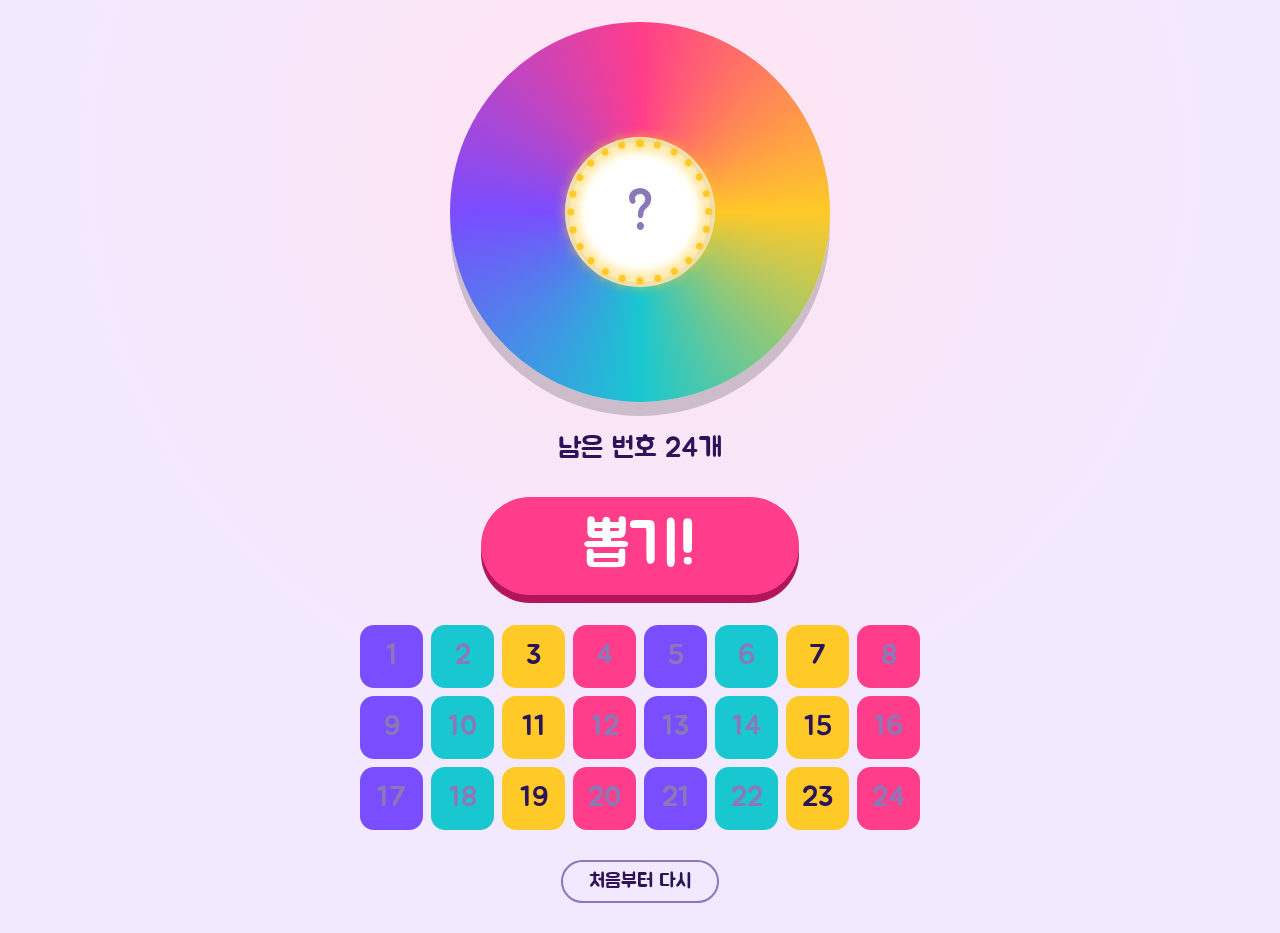
<file: index.html>
<!doctype html>
<html lang="ko">
<head>
<meta charset="utf-8">
<meta name="viewport" content="width=device-width, initial-scale=1, viewport-fit=cover">
<title>번호 뽑기 1~24</title>
<link rel="stylesheet" href="https://fonts.googleapis.com/css2?family=Jua&display=swap">
<style>
:root{
  --bg1:#f3e9ff; --bg2:#ffe3f0; --ink:#2b1458; --disc:#ffffff; --disc-ink:#2b1458;
  --pink:#ff3d8b; --yellow:#ffc928; --cyan:#19c7d1; --violet:#7a4dff;
  --bulb-off:#d9c8ff; --tile:rgba(43,20,88,.08); --tile-ink:#8a78b8;
  color-scheme:light;
  box-sizing:border-box;
  padding-top:env(safe-area-inset-top,0px);
  padding-bottom:env(safe-area-inset-bottom,0px);
}
@media (prefers-color-scheme:dark){
  :root:not([data-theme="light"]){
    --bg1:#2a1160; --bg2:#5a1363; --ink:#fff1c9; --disc:#1b0b42; --disc-ink:#fff1c9;
    --bulb-off:#4a3290; --tile:rgba(255,255,255,.09); --tile-ink:#9d8bd0; color-scheme:dark;
  }
}
:root[data-theme="dark"]{
  --bg1:#2a1160; --bg2:#5a1363; --ink:#fff1c9; --disc:#1b0b42; --disc-ink:#fff1c9;
  --bulb-off:#4a3290; --tile:rgba(255,255,255,.09); --tile-ink:#9d8bd0; color-scheme:dark;
}
*{box-sizing:border-box}
html,body{margin:0}
body{
  min-height:100vh; color:var(--ink);
  background:radial-gradient(circle at 50% 18%,var(--bg2),transparent 60%),var(--bg1);
  background-attachment:fixed;
  font-family:"Jua","Apple SD Gothic Neo","Malgun Gothic","Noto Sans KR",sans-serif;
  padding:22px 16px 30px;
  display:flex; flex-direction:column; align-items:center; gap:clamp(18px,3.4vh,30px);
}
.wheel{
  width:min(80vw,380px); aspect-ratio:1; position:relative; border-radius:50%;
  container-type:inline-size;
  background:conic-gradient(var(--pink),var(--yellow),var(--cyan),var(--violet),var(--pink));
  padding:9cqw;
  box-shadow:0 14px 0 rgba(0,0,0,.18);
}
.disc{
  width:100%; height:100%; border-radius:50%; background:var(--disc); color:var(--disc-ink);
  display:grid; place-items:center; box-shadow:inset 0 0 0 5px rgba(0,0,0,.08);
}
.bulb{
  position:absolute; left:50%; top:50%; width:5cqw; height:5cqw; margin:-2.5cqw; border-radius:50%;
  background:var(--yellow); box-shadow:0 0 12px 3px var(--yellow);
  transform:rotate(var(--a)) translateY(-46cqw);
  animation:blink 1s steps(1) infinite;
}
.bulb:nth-child(even){animation-delay:-.5s}
.wheel.rolling .bulb{animation-duration:.25s}
@keyframes blink{0%{opacity:1}50%{opacity:.25;box-shadow:none}}
.num{line-height:1; font-size:46cqw; font-variant-numeric:tabular-nums}
.num.empty{font-size:34cqw; color:var(--tile-ink)}
.num.rolling{opacity:.55}
.num.pop{animation:pop .5s cubic-bezier(.2,1.6,.4,1)}
@keyframes pop{0%{transform:scale(.4) rotate(-12deg)}100%{transform:scale(1) rotate(0)}}
.status{margin:0; font-size:clamp(20px,4.4vw,28px)}
.draw{
  font:inherit; font-size:clamp(38px,9vw,60px); line-height:1; padding:.32em 1.7em;
  border:none; border-radius:999px; background:var(--pink); color:#fff;
  box-shadow:0 8px 0 #b2155a; cursor:pointer; touch-action:manipulation;
  -webkit-tap-highlight-color:transparent;
}
.draw:active:not(:disabled){transform:translateY(6px); box-shadow:0 2px 0 #b2155a}
.draw:disabled{opacity:.5; cursor:default}
.draw:focus-visible,.reset:focus-visible{outline:4px solid var(--yellow); outline-offset:5px}
.tiles{display:grid; grid-template-columns:repeat(8,1fr); gap:8px; width:min(100%,560px)}
@media (max-width:480px){.tiles{grid-template-columns:repeat(6,1fr)}}
.tile{
  aspect-ratio:1; border-radius:14px; display:grid; place-items:center;
  background:var(--tile); color:var(--tile-ink); font-size:clamp(20px,5vw,28px);
}
.tile.done{color:#fff; box-shadow:0 3px 0 rgba(0,0,0,.22)}
.tile.k0{background:var(--pink)} .tile.k1{background:var(--violet)}
.tile.k2{background:var(--cyan)} .tile.k3{background:var(--yellow); color:#2b1458}
.tile.last{outline:3px solid var(--ink); outline-offset:2px}
.reset{
  font:inherit; font-size:20px; padding:.35em 1.3em; border-radius:999px; cursor:pointer;
  background:transparent; color:var(--ink); border:2px solid var(--tile-ink);
}
.reset.armed{background:var(--pink); border-color:var(--pink); color:#fff}
#confetti{position:fixed; inset:0; width:100%; height:100%; pointer-events:none}
@media (prefers-reduced-motion:reduce){.num.pop{animation:none}.bulb{animation:none}}
</style>
</head>
<body>
  <div class="wheel" id="wheel">
    <div class="disc"><div class="num empty" id="num" aria-live="polite">?</div></div>
  </div>
  <p class="status" id="status">남은 번호 24개</p>
  <button class="draw" id="draw">뽑기!</button>
  <div class="tiles" id="tiles" aria-label="뽑힌 번호"></div>
  <button class="reset" id="reset">처음부터 다시</button>
  <canvas id="confetti"></canvas>

<script>
const MAX = 24;
const wheelEl = document.getElementById('wheel');
const numEl = document.getElementById('num');
const drawBtn = document.getElementById('draw');
const statusEl = document.getElementById('status');
const tilesEl = document.getElementById('tiles');
const resetBtn = document.getElementById('reset');
const cv = document.getElementById('confetti');
const reduce = window.matchMedia('(prefers-reduced-motion: reduce)').matches;

let drawn = [];
let rolling = false;

try {
  const saved = JSON.parse(localStorage.getItem('draw24') || '[]');
  if (Array.isArray(saved)) drawn = saved.filter(n => Number.isInteger(n) && n >= 1 && n <= MAX);
} catch (e) {}

function save(){ try { localStorage.setItem('draw24', JSON.stringify(drawn)); } catch (e) {} }
function remaining(){ const s = new Set(drawn); return Array.from({length:MAX},(_,i)=>i+1).filter(n=>!s.has(n)); }

for (let i = 0; i < 24; i++) {
  const b = document.createElement('span');
  b.className = 'bulb'; b.style.setProperty('--a', (i * 15) + 'deg');
  wheelEl.appendChild(b);
}

const tiles = [];
for (let i = 1; i <= MAX; i++) {
  const t = document.createElement('div');
  t.className = 'tile k' + (i % 4); t.textContent = i;
  tilesEl.appendChild(t); tiles.push(t);
}

function render(){
  const last = drawn[drawn.length - 1];
  tiles.forEach((t, i) => {
    t.classList.toggle('done', drawn.includes(i + 1));
    t.classList.toggle('last', i + 1 === last);
  });
  const left = MAX - drawn.length;
  if (!rolling) {
    if (last) { numEl.textContent = last; numEl.classList.remove('empty'); }
    else { numEl.textContent = '?'; numEl.classList.add('empty'); }
  }
  statusEl.textContent = left ? '남은 번호 ' + left + '개' : '모든 번호를 뽑았어요';
  drawBtn.disabled = rolling || left === 0;
  drawBtn.textContent = left ? '뽑기!' : '끝!';
}

function confetti(){
  if (reduce) return;
  const ctx = cv.getContext('2d');
  cv.width = innerWidth; cv.height = innerHeight;
  const cols = ['#ff3d8b','#ffc928','#19c7d1','#7a4dff','#ffffff'];
  const r = wheelEl.getBoundingClientRect();
  const cx = r.left + r.width / 2, cy = r.top + r.height / 2;
  const ps = Array.from({length:90}, () => {
    const a = Math.random() * Math.PI * 2, v = 5 + Math.random() * 9;
    return {x:cx, y:cy, vx:Math.cos(a)*v, vy:Math.sin(a)*v - 4, s:6 + Math.random()*6,
            c:cols[Math.floor(Math.random()*cols.length)], rot:Math.random()*6, vr:(Math.random()-.5)*.4};
  });
  let f = 0;
  (function tick(){
    ctx.clearRect(0, 0, cv.width, cv.height);
    ps.forEach(p => {
      p.vy += .35; p.vx *= .985; p.x += p.vx; p.y += p.vy; p.rot += p.vr;
      ctx.save(); ctx.translate(p.x, p.y); ctx.rotate(p.rot);
      ctx.globalAlpha = Math.max(0, 1 - f / 100);
      ctx.fillStyle = p.c; ctx.fillRect(-p.s/2, -p.s/3, p.s, p.s*.6); ctx.restore();
    });
    if (++f < 100) requestAnimationFrame(tick); else ctx.clearRect(0, 0, cv.width, cv.height);
  })();
}

function draw(){
  const pool = remaining();
  if (!pool.length || rolling) return;
  const pick = pool[Math.floor(Math.random() * pool.length)];
  const finish = () => {
    rolling = false; wheelEl.classList.remove('rolling');
    drawn.push(pick); save();
    numEl.classList.remove('rolling','empty','pop');
    void numEl.offsetWidth;
    numEl.classList.add('pop');
    render(); confetti();
  };
  if (reduce || pool.length === 1) { finish(); return; }
  rolling = true; render();
  wheelEl.classList.add('rolling');
  numEl.classList.remove('empty'); numEl.classList.add('rolling');
  let t = 0;
  const id = setInterval(() => {
    numEl.textContent = pool[Math.floor(Math.random() * pool.length)];
    t += 60;
    if (t >= 1200) { clearInterval(id); finish(); }
  }, 60);
}

let armTimer = null;
resetBtn.addEventListener('click', () => {
  if (rolling) return;
  if (!resetBtn.classList.contains('armed')) {
    resetBtn.classList.add('armed');
    resetBtn.textContent = '한 번 더 누르면 초기화';
    armTimer = setTimeout(() => { resetBtn.classList.remove('armed'); resetBtn.textContent = '처음부터 다시'; }, 3000);
    return;
  }
  clearTimeout(armTimer);
  resetBtn.classList.remove('armed'); resetBtn.textContent = '처음부터 다시';
  drawn = []; save(); render();
});

drawBtn.addEventListener('click', draw);
render();
</script>
</body>
</html>
</file>
